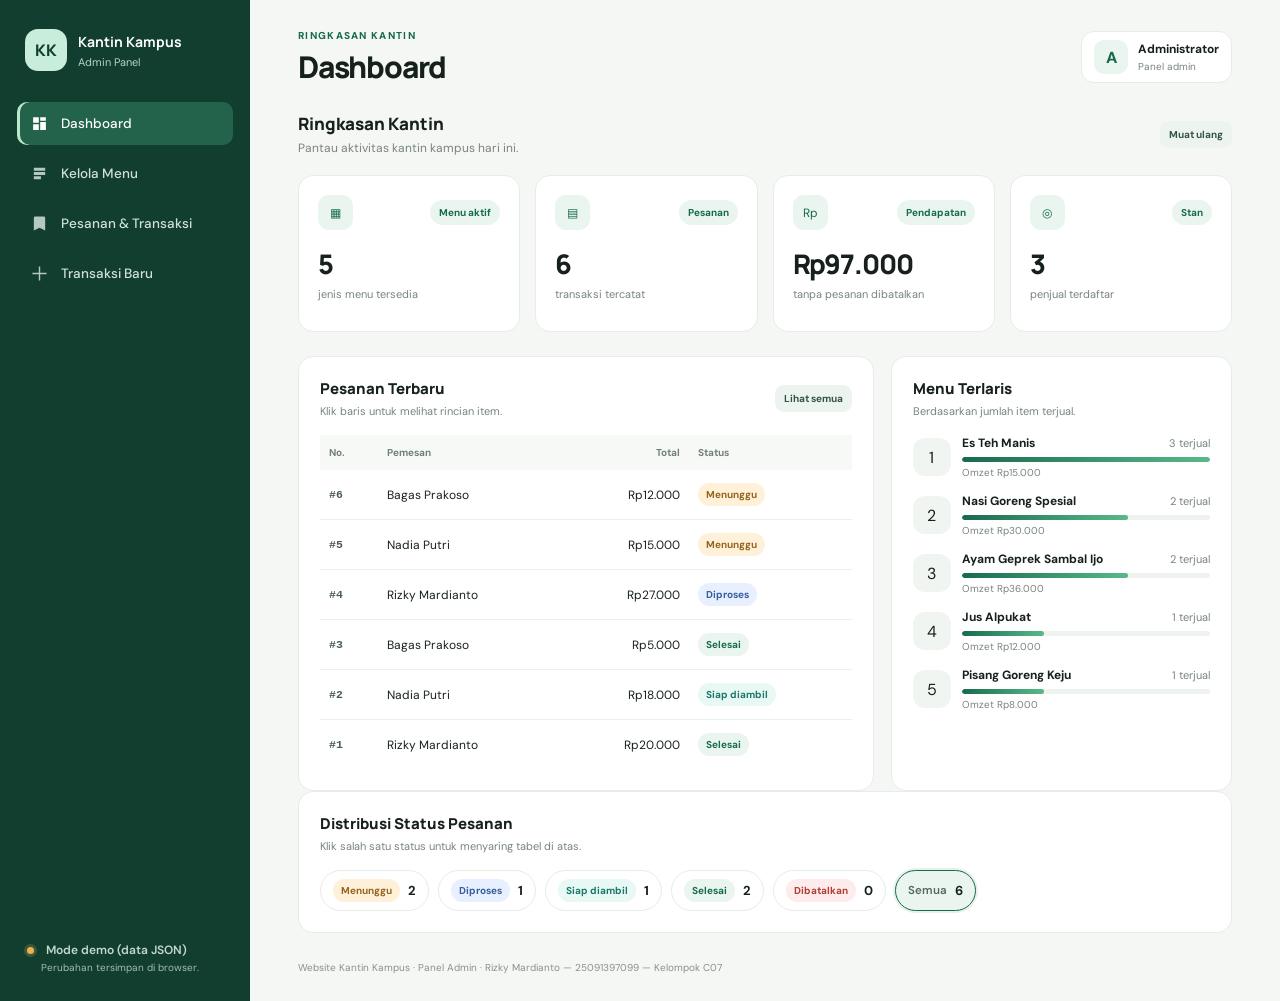
<file: index.html>
<!DOCTYPE html>
<html lang="id">
<head>
  <meta charset="UTF-8">
  <meta name="viewport" content="width=device-width, initial-scale=1.0">
  <meta name="description" content="Panel admin Website Kantin Kampus — Tugas UTS Pemrograman Web.">
  <title>Admin | Kantin Kampus</title>
  <link rel="icon" href="data:image/svg+xml,%3Csvg xmlns='http://www.w3.org/2000/svg' viewBox='0 0 32 32'%3E%3Crect width='32' height='32' rx='8' fill='%23123e30'/%3E%3Ctext x='16' y='22' font-family='Arial,sans-serif' font-size='14' font-weight='bold' fill='%23ffffff' text-anchor='middle'%3EKK%3C/text%3E%3C/svg%3E">
  <link rel="stylesheet" href="css/style.css">
</head>
<body>

<!-- Penanda bahwa halaman dibuka di dalam layout utama (dipakai file di pages/) -->
<script>window.KK_SHELL = true;</script>

<div class="app-shell">

  <!-- ============================ SIDEBAR ============================ -->
  <aside class="sidebar" id="sidebar">
    <div class="brand">
      <div class="brand-mark">KK</div>
      <div>
        <strong>Kantin Kampus</strong>
        <small>Admin Panel</small>
      </div>
    </div>

    <nav class="nav-menu" aria-label="Navigasi admin">
      <!-- Hyperlink asli. Klik akan dicegat jQuery lalu dimuat dengan AJAX. -->
      <a class="nav-link active" href="pages/dashboard.html" data-page="dashboard">
        <svg viewBox="0 0 24 24" aria-hidden="true"><path d="M3 3h8v8H3zM13 3h8v5h-8zM13 10h8v11h-8zM3 13h8v8H3z"/></svg>
        <span>Dashboard</span>
      </a>

      <a class="nav-link" href="pages/kelola-menu.html" data-page="menu">
        <svg viewBox="0 0 24 24" aria-hidden="true"><path d="M4 4h16v4H4zM4 10h16v4H4zM4 16h10v4H4z"/></svg>
        <span>Kelola Menu</span>
      </a>

      <a class="nav-link" href="pages/pesanan.html" data-page="pesanan">
        <svg viewBox="0 0 24 24" aria-hidden="true"><path d="M6 2h12a2 2 0 0 1 2 2v18l-8-4-8 4V4a2 2 0 0 1 2-2z"/></svg>
        <span>Pesanan &amp; Transaksi</span>
      </a>

      <a class="nav-link" href="pages/transaksi.html" data-page="transaksi">
        <svg viewBox="0 0 24 24" aria-hidden="true"><path d="M11 2h2v9h9v2h-9v9h-2v-9H2v-2h9z"/></svg>
        <span>Transaksi Baru</span>
      </a>
    </nav>

    <div class="sidebar-bottom">
      <div class="mode-line">
        <span class="status-dot" id="mode-dot"></span>
        <span id="mode-text">Menghubungkan…</span>
      </div>
      <small id="mode-note">Memeriksa koneksi ke backend.</small>
    </div>
  </aside>

  <!-- Overlay untuk sidebar mode ponsel -->
  <div class="sidebar-overlay" id="sidebar-overlay"></div>

  <!-- ============================ KONTEN ============================ -->
  <main class="main-content">

    <header class="topbar">
      <div class="topbar-left">
        <button class="menu-toggle" id="menu-toggle" aria-label="Buka menu" aria-expanded="false">
          <svg viewBox="0 0 24 24" aria-hidden="true"><path d="M3 6h18v2H3zM3 11h18v2H3zM3 16h18v2H3z"/></svg>
        </button>
        <div>
          <p class="eyebrow" id="page-eyebrow">PENGELOLAAN KANTIN</p>
          <h1 id="page-title">Dashboard</h1>
        </div>
      </div>

      <div class="admin-chip">
        <span class="avatar" id="admin-avatar">A</span>
        <span>
          <strong id="admin-nama">Administrator</strong>
          <small id="admin-peran">Panel admin</small>
        </span>
      </div>
    </header>

    <!-- Di sinilah seluruh halaman dari folder pages/ dimuat lewat AJAX -->
    <section id="page-content" aria-live="polite" aria-busy="false">
      <div class="loading-state">
        <span class="spinner"></span>
        <p>Memuat halaman…</p>
      </div>
    </section>

    <footer>
      Website Kantin Kampus &middot; Panel Admin &middot;
      <span>Rizky Mardianto — 25091397099 — Kelompok C07</span>
    </footer>
  </main>
</div>

<!-- Tumpukan notifikasi -->
<div class="toast-stack" id="toast-stack" aria-live="polite"></div>

<script src="https://code.jquery.com/jquery-3.7.1.min.js"></script>
<script src="js/api.js"></script>
<script src="js/admin.js"></script>
</body>
</html>
</file>
<file: css/style.css>
@import url('https://fonts.googleapis.com/css2?family=DM+Sans:wght@400;500;600;700&family=Manrope:wght@400;500;600;700;800&display=swap');

:root {
  --ink: #17211c;
  --muted: #78847d;
  --green: #176b4d;
  --green-dark: #104b37;
  --green-pale: #e9f5ee;
  --line: #e7ece8;
  --surface: #ffffff;
  --canvas: #f5f7f5;
  --orange: #e59b45;
  --red: #c64d4d;

  font-family: "DM Sans", sans-serif;
}

* {
  box-sizing: border-box;
}

body {
  margin: 0;
  color: var(--ink);
  background: var(--canvas);
}

button,
input,
select,
textarea {
  font: inherit;
}

button {
  cursor: pointer;
}

/* =========================
   LAYOUT UTAMA
========================= */

.app-shell {
  min-height: 100vh;
  display: grid;
  grid-template-columns: 250px minmax(0, 1fr);
}

.sidebar {
  background: #123e30;
  color: #fff;
  padding: 25px 17px;
  display: flex;
  flex-direction: column;
  min-height: 100vh;
}

.brand {
  display: flex;
  align-items: center;
  gap: 11px;
  padding: 4px 8px 31px;
}

.brand-mark {
  display: grid;
  place-items: center;
  width: 42px;
  height: 42px;
  border-radius: 13px;
  color: #123e30;
  background: #c8edda;
  font-weight: 800;
  font-family: Manrope, sans-serif;
}

.brand strong,
.brand small,
.admin-chip strong,
.admin-chip small {
  display: block;
}

.brand strong {
  font-family: Manrope, sans-serif;
  font-size: 14px;
}

.brand small {
  margin-top: 4px;
  color: #b5d2c4;
  font-size: 11px;
}

/* =========================
   NAVIGASI ADMIN
========================= */

.nav-menu {
  display: grid;
  gap: 7px;
}

.nav-link {
  display: flex;
  align-items: center;
  gap: 13px;
  width: 100%;
  border: 0;
  border-radius: 10px;
  background: transparent;
  color: #d0e2d8;
  text-align: left;
  padding: 13px 14px;
  font-size: 14px;
  transition: background 0.2s, color 0.2s;
}

.nav-link.active,
.nav-link:hover {
  color: #fff;
  background: #23634b;
}

.nav-link.active {
  box-shadow: inset 3px 0 #b9e8cb;
}

.nav-link:focus-visible {
  outline: 3px solid #8cc9a8;
  outline-offset: 2px;
}

.sidebar-bottom {
  margin-top: auto;
  padding: 17px 10px 0;
  color: #c3d9ce;
  font-size: 12px;
  line-height: 1.6;
}

.sidebar-bottom small {
  display: block;
  padding-left: 14px;
  color: #9fbeaf;
}

.status-dot {
  display: inline-block;
  width: 7px;
  height: 7px;
  margin-right: 5px;
  border-radius: 50%;
  background: #f4c66a;
}

/* =========================
   KONTEN DAN HEADER
========================= */

.main-content {
  min-width: 0;
  padding: 29px clamp(18px, 4vw, 48px) 22px;
}

.topbar {
  display: flex;
  align-items: center;
  justify-content: space-between;
  gap: 16px;
  margin-bottom: 27px;
}

.eyebrow {
  margin: 0 0 7px;
  color: var(--green);
  font-size: 10px;
  font-weight: 800;
  letter-spacing: 0.13em;
}

h1,
h2,
h3,
p {
  margin-top: 0;
}

h1 {
  margin-bottom: 0;
  font: 800 clamp(23px, 3vw, 30px)/1.2 Manrope, sans-serif;
  letter-spacing: -0.04em;
}

.admin-chip {
  display: flex;
  align-items: center;
  gap: 10px;
  padding: 8px 12px;
  border: 1px solid var(--line);
  border-radius: 13px;
  background: #fff;
}

.avatar {
  display: grid;
  place-items: center;
  width: 34px;
  height: 34px;
  border-radius: 10px;
  background: var(--green-pale);
  color: var(--green);
  font-weight: 800;
}

.admin-chip strong {
  font-size: 12px;
}

.admin-chip small {
  margin-top: 3px;
  color: var(--muted);
  font-size: 10px;
}

/* =========================
   BANNER DASHBOARD
========================= */

.welcome {
  display: flex;
  align-items: center;
  justify-content: space-between;
  gap: 18px;
  padding: 25px;
  border-radius: 18px;
  color: white;
  background: linear-gradient(120deg, #14533d, #277b59);
  overflow: hidden;
}

.welcome h2 {
  margin-bottom: 8px;
  font: 800 23px Manrope, sans-serif;
  letter-spacing: -0.03em;
}

.welcome p {
  margin: 0;
  color: #d8eee2;
  font-size: 13px;
  line-height: 1.6;
}

.welcome-icon {
  display: grid;
  place-items: center;
  flex: 0 0 78px;
  height: 78px;
  border-radius: 24px;
  background: #ffffff20;
  font-size: 35px;
}

/* =========================
   KARTU STATISTIK
   Tiga kartu sesuai dashboard baru
========================= */

.stats-grid {
  display: grid;
  grid-template-columns: repeat(3, minmax(0, 1fr));
  gap: 15px;
  margin: 19px 0 24px;
}

.stat-card,
.panel {
  border: 1px solid var(--line);
  border-radius: 15px;
  background: var(--surface);
}

.stat-card {
  padding: 19px;
  min-width: 0;
}

.stat-top {
  display: flex;
  align-items: center;
  justify-content: space-between;
  gap: 8px;
  color: var(--muted);
  font-size: 12px;
}

.stat-icon {
  display: grid;
  place-items: center;
  width: 35px;
  height: 35px;
  flex-shrink: 0;
  border-radius: 11px;
  background: var(--green-pale);
  color: var(--green);
}

.stat-value {
  margin: 15px 0 5px;
  font: 800 27px Manrope, sans-serif;
  letter-spacing: -0.04em;
}

.stat-note {
  color: var(--muted);
  font-size: 11px;
}

/* =========================
   PANEL DASHBOARD
========================= */

.content-grid {
  display: grid;
  grid-template-columns: minmax(0, 1.35fr) minmax(240px, 0.8fr);
  gap: 17px;
}

.panel {
  padding: 21px;
  min-width: 0;
}

.panel-heading {
  display: flex;
  justify-content: space-between;
  align-items: center;
  gap: 10px;
  margin-bottom: 17px;
}

.panel-heading h3 {
  margin: 0;
  font: 800 15px Manrope, sans-serif;
}

.panel-heading p {
  margin: 5px 0 0;
  color: var(--muted);
  font-size: 11px;
}

.pill {
  padding: 6px 9px;
  border-radius: 20px;
  background: var(--green-pale);
  color: var(--green);
  font-size: 10px;
  font-weight: 700;
  white-space: nowrap;
}

/* =========================
   TABEL
========================= */

.table-wrap {
  width: 100%;
  overflow-x: auto;
}

table {
  width: 100%;
  border-collapse: collapse;
  white-space: nowrap;
  font-size: 12px;
}

th {
  padding: 11px 9px;
  background: #f7f9f7;
  color: #718077;
  text-align: left;
  font-size: 10px;
  font-weight: 700;
}

td {
  padding: 13px 9px;
  border-bottom: 1px solid #edf0ed;
}

tbody tr:last-child td {
  border-bottom: 0;
}

tbody tr:hover {
  background: #fafcfb;
}

.menu-name {
  font-weight: 700;
}

.subtext {
  display: block;
  margin-top: 4px;
  color: var(--muted);
  font-size: 10px;
}

/* =========================
   BADGE STATUS PESANAN
========================= */

.badge {
  display: inline-block;
  padding: 5px 8px;
  border-radius: 20px;
  background: #e9f5ee;
  color: #176b4d;
  font-size: 10px;
  font-weight: 700;
}

.badge.wait {
  background: #fff1d9;
  color: #95631b;
}

.badge.process {
  background: #e8f0ff;
  color: #365c9b;
}

.badge.ready {
  background: #e8f8f5;
  color: #1a786b;
}

.badge.done {
  background: #e9f5ee;
  color: #176b4d;
}

/* =========================
   AKSES CEPAT
========================= */

.quick-list {
  display: grid;
  gap: 14px;
}

.quick-item {
  display: flex;
  align-items: center;
  gap: 11px;
}

.quick-symbol {
  display: grid;
  place-items: center;
  flex: 0 0 38px;
  height: 38px;
  border-radius: 12px;
  background: #f1f5f1;
}

.quick-item strong {
  display: block;
  font-size: 12px;
}

.quick-item small {
  display: block;
  margin-top: 4px;
  color: var(--muted);
  font-size: 10px;
}

/* =========================
   TOOLBAR DAN PENCARIAN
========================= */

.toolbar {
  display: flex;
  align-items: center;
  justify-content: space-between;
  flex-wrap: wrap;
  gap: 12px;
  margin-bottom: 18px;
}

.toolbar h2 {
  margin: 0;
  font: 800 17px Manrope, sans-serif;
}

.toolbar p {
  margin: 5px 0 0;
  color: var(--muted);
  font-size: 12px;
}

.toolbar-actions {
  display: flex;
  flex-wrap: wrap;
  gap: 8px;
}

.search {
  width: min(240px, 100%);
  padding: 10px 12px;
  border: 1px solid var(--line);
  border-radius: 9px;
  outline: none;
  background: #fff;
}

.search:focus,
input:focus,
select:focus,
textarea:focus {
  border-color: #58a783;
  box-shadow: 0 0 0 3px #176b4d12;
  outline: none;
}

/* =========================
   TOMBOL
========================= */

.btn {
  border: 0;
  border-radius: 9px;
  padding: 10px 13px;
  background: var(--green);
  color: #fff;
  font-size: 12px;
  font-weight: 700;
  transition: background 0.2s, transform 0.2s;
}

.btn:hover {
  background: var(--green-dark);
}

.btn:active {
  transform: translateY(1px);
}

.btn.secondary {
  background: #edf3ef;
  color: #315543;
}

.btn.secondary:hover {
  background: #dce9e0;
}

.btn.danger {
  background: #fff0f0;
  color: var(--red);
}

.btn.danger:hover {
  background: #ffe0e0;
}

.btn.small {
  padding: 7px 9px;
  font-size: 10px;
}

.btn:focus-visible,
.close-btn:focus-visible {
  outline: 3px solid #8cc9a8;
  outline-offset: 2px;
}

button:disabled {
  cursor: not-allowed;
  opacity: 0.6;
}

.action-row {
  display: flex;
  gap: 5px;
}

/* =========================
   KONDISI KOSONG
========================= */

.empty-note {
  padding: 28px;
  text-align: center;
  color: var(--muted);
  font-size: 12px;
}

/* =========================
   FORM TAMBAH / EDIT MENU
========================= */

.form-grid {
  display: grid;
  grid-template-columns: repeat(2, minmax(0, 1fr));
  gap: 13px;
}

.field {
  display: grid;
  gap: 6px;
}

.field.full {
  grid-column: 1 / -1;
}

.field label {
  color: #56665d;
  font-size: 11px;
  font-weight: 700;
}

.field input,
.field select,
.field textarea {
  width: 100%;
  padding: 11px 12px;
  border: 1px solid var(--line);
  border-radius: 9px;
  background: #fff;
}

.field textarea {
  min-height: 80px;
  resize: vertical;
}

/* =========================
   MODAL
========================= */

.modal-backdrop {
  position: fixed;
  inset: 0;
  display: grid;
  place-items: center;
  padding: 20px;
  background: #10281f80;
  z-index: 5;
}

.modal {
  width: min(560px, 100%);
  max-height: 90vh;
  overflow: auto;
  padding: 24px;
  border-radius: 17px;
  background: #fff;
  box-shadow: 0 25px 80px #10281f35;
}

.modal-head {
  display: flex;
  align-items: center;
  justify-content: space-between;
  gap: 12px;
  margin-bottom: 20px;
}

.modal-head h2 {
  margin: 0;
  font: 800 18px Manrope, sans-serif;
}

.close-btn {
  border: 0;
  background: #f0f3f0;
  border-radius: 8px;
  padding: 7px 10px;
}

/* =========================
   INFORMASI DAN FOOTER
========================= */

.notice {
  margin-bottom: 15px;
  padding: 12px 14px;
  border-radius: 10px;
  background: #fff5df;
  color: #805c1b;
  font-size: 11px;
  line-height: 1.6;
}

footer {
  padding: 28px 0 5px;
  color: #87928b;
  font-size: 10px;
}

/* =========================
   RESPONSIVE TABLET
========================= */

@media (max-width: 1050px) {
  .stats-grid {
    grid-template-columns: repeat(2, minmax(0, 1fr));
  }

  .content-grid {
    grid-template-columns: 1fr;
  }
}

/* =========================
   RESPONSIVE HP
========================= */

@media (max-width: 680px) {
  .app-shell {
    grid-template-columns: 1fr;
  }

  .sidebar {
    min-height: auto;
    padding: 14px;
  }

  .brand {
    padding: 0 4px 13px;
  }

  .nav-menu {
    grid-template-columns: repeat(2, minmax(0, 1fr));
  }

  .nav-link {
    padding: 10px;
    font-size: 12px;
  }

  /* Tiga menu tetap rapi di layar kecil */
  .nav-link:last-child {
    grid-column: 1 / -1;
  }

  .sidebar-bottom {
    display: none;
  }

  .main-content {
    padding: 20px 14px;
  }

  .topbar {
    align-items: flex-start;
  }

  .admin-chip {
    padding: 6px;
  }

  .admin-chip span:last-child {
    display: none;
  }

  .welcome {
    padding: 20px;
  }

  .welcome h2 {
    font-size: 19px;
  }

  .welcome-icon {
    flex-basis: 55px;
    height: 55px;
    font-size: 26px;
  }

  .stats-grid {
    gap: 10px;
  }

  .stat-card {
    padding: 13px;
  }

  .stat-value {
    font-size: 23px;
  }

  .form-grid {
    grid-template-columns: 1fr;
  }

  .field.full {
    grid-column: auto;
  }
}

/* =========================
   RESPONSIVE HP KECIL
========================= */

@media (max-width: 420px) {
  .stats-grid {
    grid-template-columns: 1fr;
  }

  .welcome {
    align-items: flex-start;
  }

  .welcome-icon {
    display: none;
  }

  .toolbar-actions {
    width: 100%;
  }

  .toolbar-actions .search {
    width: 100%;
  }

  .toolbar-actions .btn {
    flex: 1;
  }

  .panel {
    padding: 15px;
  }

  .modal {
    padding: 18px;
  }
}

.menu-thumbnail {
  width: 64px;
  height: 56px;
  object-fit: cover;
  border-radius: 10px;
  display: block;
  border: 1px solid #e7ece8;
  background: #f5f7f5;
}

/* =====================================================================
   REVISI UTS — tambahan gaya untuk navigasi AJAX, validasi form,
   tabel data, keranjang transaksi, dan panel interaktif dashboard.
   ===================================================================== */

/* Atribut hidden harus selalu menang atas display apa pun */
[hidden] {
  display: none !important;
}

code {
  padding: 1px 5px;
  border-radius: 4px;
  background: #eef3ef;
  color: #2c5a45;
  font-size: 11px;
}

/* ------------------------- Navigasi sebagai <a> ------------------------ */

.nav-link {
  text-decoration: none;
  font-family: inherit;
  font-size: 13.5px;
  font-weight: 500;
  cursor: pointer;
}

.nav-link svg {
  width: 17px;
  height: 17px;
  flex: 0 0 17px;
  fill: currentColor;
  opacity: 0.85;
}

.nav-link.active svg {
  opacity: 1;
}

.mode-line {
  display: flex;
  align-items: center;
  gap: 7px;
  font-weight: 600;
}

.status-dot {
  width: 7px;
  height: 7px;
  border-radius: 50%;
  background: #9db3a7;
  flex: 0 0 7px;
}

.status-dot.hidup {
  background: #63d69b;
  box-shadow: 0 0 0 3px #63d69b33;
}

.status-dot.demo {
  background: #e8b44f;
  box-shadow: 0 0 0 3px #e8b44f33;
}

/* --------------------- Topbar: tombol menu ponsel ---------------------- */

.topbar-left {
  display: flex;
  align-items: center;
  gap: 12px;
  min-width: 0;
}

.menu-toggle {
  display: none;
  border: 1px solid var(--line);
  border-radius: 9px;
  padding: 8px 9px;
  background: #fff;
  color: var(--green);
  line-height: 0;
}

.menu-toggle svg {
  width: 18px;
  height: 18px;
  fill: currentColor;
}

.sidebar-overlay {
  display: none;
  position: fixed;
  inset: 0;
  background: #10281f66;
  z-index: 8;
}

.sidebar-overlay.tampil {
  display: block;
}

/* ------------------------ Status memuat halaman ----------------------- */

.loading-state {
  display: grid;
  justify-items: center;
  gap: 12px;
  padding: 70px 20px;
  color: var(--muted);
  font-size: 13px;
}

.spinner {
  width: 26px;
  height: 26px;
  border: 3px solid #e2ebe5;
  border-top-color: var(--green);
  border-radius: 50%;
  animation: putar 0.75s linear infinite;
}

@keyframes putar {
  to { transform: rotate(360deg); }
}

/* --------------------------- Toast notifikasi ------------------------- */

.toast-stack {
  position: fixed;
  top: 18px;
  right: 18px;
  z-index: 40;
  display: grid;
  gap: 9px;
  width: min(330px, calc(100vw - 36px));
}

.toast {
  padding: 12px 15px;
  border-radius: 11px;
  background: #123e30;
  color: #fff;
  font-size: 12.5px;
  font-weight: 500;
  line-height: 1.5;
  box-shadow: 0 12px 30px #10281f2e;
  animation: masukToast 0.25s ease-out;
  border-left: 4px solid #63d69b;
}

.toast.err {
  border-left-color: #ff9a8b;
}

.toast.info {
  border-left-color: #8fc4ff;
}

.toast.out {
  opacity: 0;
  transform: translateX(20px);
  transition: opacity 0.3s, transform 0.3s;
}

@keyframes masukToast {
  from { opacity: 0; transform: translateX(24px); }
  to   { opacity: 1; transform: translateX(0); }
}

/* ----------------------------- Tabel data ---------------------------- */

.data-table th.num,
.data-table td.num,
table th.num,
table td.num {
  text-align: right;
}

.data-table td {
  vertical-align: middle;
}

.mono {
  font-family: ui-monospace, "SFMono-Regular", Consolas, monospace;
  font-size: 11.5px;
  font-weight: 700;
  color: #4a5c52;
}

tr.klik-baris {
  cursor: pointer;
}

tr.klik-baris:focus-visible {
  outline: 2px solid var(--green);
  outline-offset: -2px;
}

/* -------------------------- Baris filter ----------------------------- */

.filter-row {
  display: flex;
  align-items: center;
  gap: 10px;
  margin-bottom: 14px;
  flex-wrap: wrap;
}

.filter-label {
  font-size: 11px;
  font-weight: 700;
  color: #56665d;
}

.filter-select {
  padding: 8px 11px;
  border: 1px solid var(--line);
  border-radius: 9px;
  background: #fff;
  font-size: 12px;
  color: var(--ink);
}

/* --------------------------- Sel tabel menu -------------------------- */

.menu-cell {
  display: flex;
  align-items: center;
  gap: 11px;
  min-width: 0;
}

.menu-info {
  min-width: 0;
}

.menu-info .menu-name,
.menu-info .subtext {
  margin: 0;
  white-space: normal;
}

.menu-info .subtext {
  max-width: 260px;
  overflow: hidden;
  text-overflow: ellipsis;
  display: -webkit-box;
  -webkit-line-clamp: 1;
  -webkit-box-orient: vertical;
}

.menu-thumbnail.placeholder {
  display: grid;
  place-items: center;
  width: 64px;
  height: 56px;
  border-radius: 10px;
  background: #eef3ef;
  color: #8aa093;
  font: 800 18px Manrope, sans-serif;
}

.tag-populer {
  display: inline-block;
  margin-left: 5px;
  padding: 2px 6px;
  border-radius: 20px;
  background: #fff1d9;
  color: #95631b;
  font-size: 9px;
  font-weight: 700;
  text-transform: uppercase;
  vertical-align: middle;
}

.action-row {
  display: flex;
  gap: 6px;
  flex-wrap: wrap;
}

.badge.cancel {
  background: #fdeceb;
  color: #b23c33;
}

/* --------------------------- Pilihan status -------------------------- */

.status-select {
  padding: 7px 9px;
  border: 1px solid var(--line);
  border-radius: 8px;
  background: #fff;
  font-size: 11.5px;
  color: var(--ink);
  max-width: 130px;
}

.status-select:disabled {
  opacity: 0.55;
}

/* ------------------------- Chip distribusi status -------------------- */

.status-chips {
  display: flex;
  flex-wrap: wrap;
  gap: 9px;
}

.chip {
  display: inline-flex;
  align-items: center;
  gap: 8px;
  padding: 8px 12px;
  border: 1px solid var(--line);
  border-radius: 22px;
  background: #fff;
  color: #56665d;
  font-size: 11.5px;
  font-weight: 600;
  transition: border-color 0.2s, background 0.2s;
}

.chip strong {
  font-size: 13px;
  color: var(--ink);
}

.chip:hover {
  border-color: #b9d8c7;
  background: #f7fbf8;
}

.chip.aktif {
  border-color: var(--green);
  background: var(--green-pale);
  box-shadow: 0 0 0 2px #176b4d1a;
}

/* ------------------------ Panel menu terlaris ------------------------ */

.quick-body {
  min-width: 0;
  flex: 1;
}

.quick-line {
  display: flex;
  align-items: baseline;
  justify-content: space-between;
  gap: 10px;
  font-size: 12.5px;
}

.quick-line span {
  color: var(--muted);
  font-size: 11px;
  white-space: nowrap;
}

.bar {
  height: 5px;
  margin: 6px 0 3px;
  border-radius: 20px;
  background: #eef3ef;
  overflow: hidden;
}

.bar i {
  display: block;
  height: 100%;
  border-radius: 20px;
  background: linear-gradient(90deg, #176b4d, #59b98a);
  transition: width 0.6s ease;
}

/* --------------------------- Detail pesanan -------------------------- */

.detail-box {
  margin-top: 14px;
  padding: 14px;
  border: 1px solid var(--line);
  border-radius: 12px;
  background: #fbfdfb;
}

.detail-head {
  display: flex;
  align-items: center;
  gap: 9px;
  margin-bottom: 10px;
  font-size: 12.5px;
}

.detail-list {
  margin: 0;
  padding: 0;
  list-style: none;
  display: grid;
  gap: 6px;
}

.detail-list li {
  display: flex;
  justify-content: space-between;
  gap: 12px;
  font-size: 12px;
  color: #4a5c52;
}

.detail-total {
  margin: 11px 0 0;
  padding-top: 10px;
  border-top: 1px dashed var(--line);
  display: flex;
  justify-content: space-between;
  font-size: 12.5px;
}

/* ======================== FORM & VALIDASI =========================== */

.field .msg {
  margin: 0;
  color: #b23c33;
  font-size: 11px;
  font-weight: 600;
  line-height: 1.45;
}

.field .msg:empty {
  display: none;
}

.msg.block {
  margin: 10px 0 0;
  color: #b23c33;
  font-size: 11.5px;
  font-weight: 600;
}

.msg.block:empty {
  display: none;
}

.hint {
  margin: 0;
  color: var(--muted);
  font-size: 10.5px;
  line-height: 1.5;
}

.hint.center {
  text-align: center;
  margin-top: 9px;
}

.req {
  color: #c64d4d;
}

.field input.invalid,
.field select.invalid,
.field textarea.invalid,
input.invalid,
select.invalid,
textarea.invalid {
  border-color: #d97066 !important;
  background: #fdf6f5 !important;
  box-shadow: 0 0 0 3px #d970661a;
}

.field input:focus,
.field select:focus,
.field textarea:focus {
  outline: none;
  border-color: #7cbba0;
  box-shadow: 0 0 0 3px #176b4d14;
}

.check-line {
  display: flex;
  align-items: center;
  gap: 8px;
  font-size: 12px;
  font-weight: 500;
  color: #4a5c52;
  cursor: pointer;
}

.check-line input {
  width: auto;
  accent-color: var(--green);
}

/* ------------------------ Layout form transaksi ---------------------- */

.form-layout {
  display: grid;
  grid-template-columns: minmax(0, 1fr) 310px;
  gap: 16px;
  align-items: start;
}

.form-main {
  display: grid;
  gap: 16px;
  min-width: 0;
}

.form-side {
  display: grid;
  gap: 16px;
  position: sticky;
  top: 16px;
}

.ringkasan .panel-heading {
  margin-bottom: 12px;
}

.ringkas-list {
  margin: 0;
  display: grid;
  gap: 9px;
}

.ringkas-list > div {
  display: flex;
  align-items: baseline;
  justify-content: space-between;
  gap: 12px;
  font-size: 12px;
}

.ringkas-list dt {
  color: var(--muted);
}

.ringkas-list dd {
  margin: 0;
  font-weight: 700;
  text-align: right;
}

.ringkas-list .ringkas-total {
  margin-top: 6px;
  padding-top: 11px;
  border-top: 1px dashed var(--line);
  font-size: 13px;
}

.ringkas-list .ringkas-total dd {
  color: var(--green);
  font: 800 18px Manrope, sans-serif;
}

.ringkas-total-line {
  margin: 12px 0 0;
  text-align: right;
  font-size: 13px;
}

.ringkas-total-line strong {
  color: var(--green);
  font: 800 17px Manrope, sans-serif;
}

.block-btn {
  display: block;
  width: 100%;
  margin-top: 10px;
  text-align: center;
  text-decoration: none;
}

/* ------------------------- Pemilih menu ------------------------------ */

.picker-row {
  display: grid;
  grid-template-columns: minmax(0, 1fr) 150px auto;
  gap: 12px;
  align-items: end;
  margin-bottom: 14px;
}

.picker-aksi {
  align-self: end;
}

.picker-aksi .btn {
  width: 100%;
  padding: 11px 14px;
}

.counter {
  display: flex;
  align-items: stretch;
  border: 1px solid var(--line);
  border-radius: 9px;
  overflow: hidden;
  background: #fff;
}

.counter input {
  flex: 1;
  min-width: 0;
  border: 0 !important;
  border-radius: 0 !important;
  text-align: center;
  padding: 10px 4px;
  font-weight: 700;
  box-shadow: none !important;
  -moz-appearance: textfield;
}

.counter input::-webkit-outer-spin-button,
.counter input::-webkit-inner-spin-button {
  -webkit-appearance: none;
  margin: 0;
}

.counter-btn {
  border: 0;
  background: #f2f6f3;
  color: #315543;
  font-size: 15px;
  font-weight: 700;
  line-height: 1;
  padding: 0 11px;
  transition: background 0.15s;
}

.counter-btn:hover {
  background: #e4eee7;
}

.qty-group {
  display: inline-flex;
  align-items: stretch;
  border: 1px solid var(--line);
  border-radius: 8px;
  overflow: hidden;
  background: #fff;
}

.qty-input {
  width: 46px;
  border: 0 !important;
  border-radius: 0 !important;
  text-align: center;
  padding: 6px 2px;
  font-size: 12px;
  font-weight: 700;
  box-shadow: none !important;
  -moz-appearance: textfield;
}

.qty-input::-webkit-outer-spin-button,
.qty-input::-webkit-inner-spin-button {
  -webkit-appearance: none;
  margin: 0;
}

.qty-group .counter-btn {
  padding: 0 8px;
  font-size: 13px;
}

.cart-table td {
  vertical-align: middle;
}

.cart-table .menu-thumbnail {
  width: 44px;
  height: 40px;
}

/* ---------------------------- Modal tambahan ------------------------- */

.modal-head h3 {
  margin: 0;
  font: 800 17px Manrope, sans-serif;
}

.modal-body {
  font-size: 12.5px;
}

.modal-foot {
  display: flex;
  justify-content: flex-end;
  gap: 9px;
  margin-top: 20px;
  padding-top: 16px;
  border-top: 1px solid var(--line);
}

.notice.danger {
  border-color: #f0c9c4;
  background: #fdf3f2;
  color: #8e332b;
}

/* ============================ RESPONSIF ============================== */

@media (max-width: 1100px) {
  .form-layout {
    grid-template-columns: minmax(0, 1fr);
  }

  .form-side {
    position: static;
  }
}

@media (max-width: 1024px) {
  .app-shell {
    grid-template-columns: minmax(0, 1fr);
  }

  .sidebar {
    position: fixed;
    top: 0;
    bottom: 0;
    left: 0;
    width: 264px;
    max-width: 84vw;
    z-index: 9;
    transform: translateX(-100%);
    transition: transform 0.25s ease;
    overflow-y: auto;
  }

  .sidebar.terbuka {
    transform: translateX(0);
    box-shadow: 0 0 60px #10281f4d;
  }

  .menu-toggle {
    display: inline-block;
  }
}

@media (max-width: 860px) {
  .picker-row {
    grid-template-columns: minmax(0, 1fr) 130px;
  }

  .picker-aksi {
    grid-column: 1 / -1;
  }
}

@media (max-width: 640px) {
  .toast-stack {
    top: 12px;
    right: 12px;
    left: 12px;
    width: auto;
  }

  .picker-row {
    grid-template-columns: minmax(0, 1fr);
  }

  .status-chips {
    gap: 7px;
  }

  .chip {
    padding: 7px 10px;
  }

  .menu-info .subtext {
    max-width: 170px;
  }
}

@media (max-width: 420px) {
  .action-row {
    flex-direction: column;
  }

  .action-row .btn {
    width: 100%;
  }
}

/* Tombol berbentuk tautan tetap sejajar seperti tombol biasa */
a.btn:not(.block-btn) {
  display: inline-flex;
  align-items: center;
  gap: 6px;
  text-decoration: none;
}

/* Empat kartu statistik pada dashboard */
.stats-grid {
  grid-template-columns: repeat(4, minmax(0, 1fr));
}

@media (max-width: 1050px) {
  .stats-grid {
    grid-template-columns: repeat(2, minmax(0, 1fr));
  }
}

@media (max-width: 520px) {
  .stats-grid {
    grid-template-columns: minmax(0, 1fr);
  }
}

/* Paragraf di dalam sel tabel tidak boleh menambah tinggi baris */
.data-table td p,
table td p {
  margin: 0;
}

/* Kotak pencarian pada toolbar jangan menyusut */
.toolbar-actions {
  align-items: center;
}

.toolbar-actions .search {
  flex: 0 0 220px;
  width: 220px;
}

@media (max-width: 640px) {
  .toolbar-actions {
    width: 100%;
  }

  .toolbar-actions .search {
    flex: 1 1 100%;
    width: 100%;
  }
}

/* Sidebar sebagai laci: navigasi selalu satu kolom penuh */
@media (max-width: 1024px) {
  .nav-menu {
    grid-template-columns: minmax(0, 1fr);
  }

  .nav-link,
  .nav-link:last-child {
    grid-column: auto;
    padding: 12px 13px;
    font-size: 13.5px;
  }

  .sidebar-bottom {
    display: block;
  }
}

/* Kelas .subtext tidak boleh mengubah <td> menjadi elemen blok */
table td.subtext {
  display: table-cell;
  margin-top: 0;
  color: var(--muted);
  font-size: 11px;
}

/* Daftar langkah di dalam kotak pemberitahuan */
.notice ol {
  margin: 9px 0 0;
  padding-left: 20px;
  display: grid;
  gap: 7px;
  line-height: 1.55;
}

.notice p {
  margin: 7px 0 0;
}
</file>
